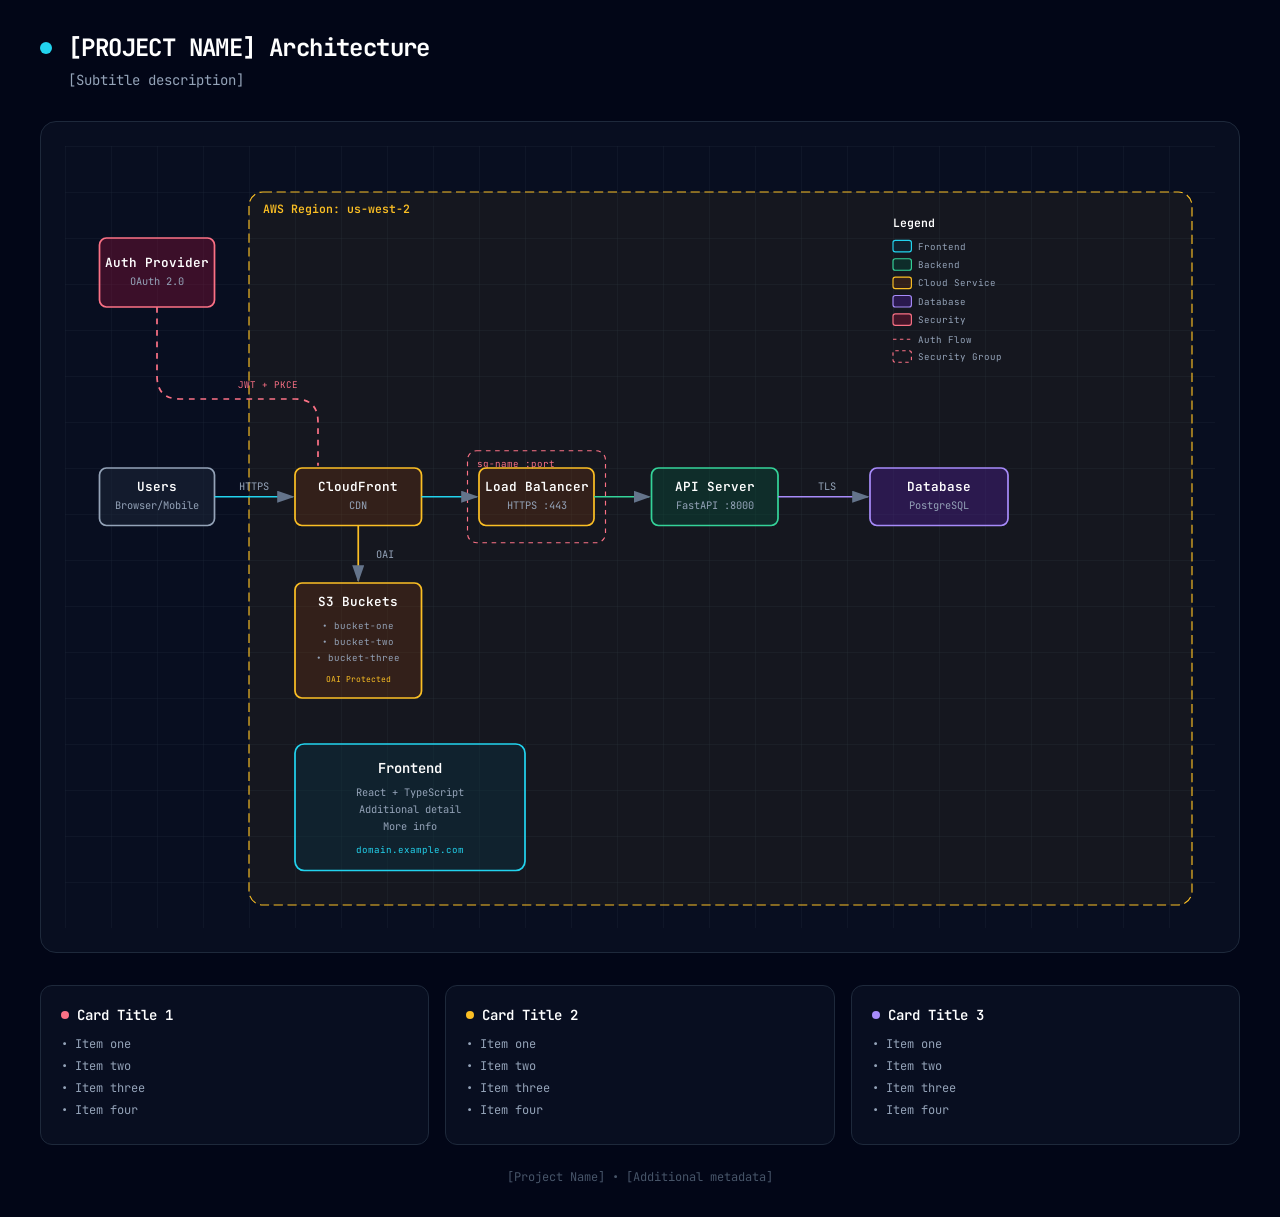
<file: skills/architecture-diagram/templates/template.html>
<!DOCTYPE html>
<html lang="en">
<head>
  <meta charset="UTF-8">
  <meta name="viewport" content="width=device-width, initial-scale=1.0">
  <title>[PROJECT NAME] Architecture Diagram</title>
  <link href="https://fonts.googleapis.com/css2?family=JetBrains+Mono:wght@400;500;600;700&display=swap" rel="stylesheet">
  <style>
    * {
      margin: 0;
      padding: 0;
      box-sizing: border-box;
    }
    
    body {
      font-family: 'JetBrains Mono', monospace;
      background: #020617;
      min-height: 100vh;
      padding: 2rem;
      color: white;
    }
    
    .container {
      max-width: 1200px;
      margin: 0 auto;
    }
    
    .header {
      margin-bottom: 2rem;
    }
    
    .header-row {
      display: flex;
      align-items: center;
      gap: 1rem;
      margin-bottom: 0.5rem;
    }
    
    .pulse-dot {
      width: 12px;
      height: 12px;
      background: #22d3ee;
      border-radius: 50%;
      animation: pulse 2s infinite;
    }
    
    @keyframes pulse {
      0%, 100% { opacity: 1; }
      50% { opacity: 0.5; }
    }
    
    h1 {
      font-size: 1.5rem;
      font-weight: 700;
      letter-spacing: -0.025em;
    }
    
    .subtitle {
      color: #94a3b8;
      font-size: 0.875rem;
      margin-left: 1.75rem;
    }
    
    .diagram-container {
      background: rgba(15, 23, 42, 0.5);
      border-radius: 1rem;
      border: 1px solid #1e293b;
      padding: 1.5rem;
      overflow-x: auto;
    }
    
    svg {
      width: 100%;
      min-width: 900px;
      display: block;
    }
    
    .cards {
      display: grid;
      grid-template-columns: repeat(auto-fit, minmax(280px, 1fr));
      gap: 1rem;
      margin-top: 2rem;
    }
    
    .card {
      background: rgba(15, 23, 42, 0.5);
      border-radius: 0.75rem;
      border: 1px solid #1e293b;
      padding: 1.25rem;
    }
    
    .card-header {
      display: flex;
      align-items: center;
      gap: 0.5rem;
      margin-bottom: 0.75rem;
    }
    
    .card-dot {
      width: 8px;
      height: 8px;
      border-radius: 50%;
    }
    
    .card-dot.cyan { background: #22d3ee; }
    .card-dot.emerald { background: #34d399; }
    .card-dot.violet { background: #a78bfa; }
    .card-dot.amber { background: #fbbf24; }
    .card-dot.rose { background: #fb7185; }
    
    .card h3 {
      font-size: 0.875rem;
      font-weight: 600;
    }
    
    .card ul {
      list-style: none;
      color: #94a3b8;
      font-size: 0.75rem;
    }
    
    .card li {
      margin-bottom: 0.375rem;
    }
    
    .footer {
      text-align: center;
      margin-top: 1.5rem;
      color: #475569;
      font-size: 0.75rem;
    }
  </style>
</head>
<body>
  <div class="container">
    <!-- Header -->
    <div class="header">
      <div class="header-row">
        <div class="pulse-dot"></div>
        <h1>[PROJECT NAME] Architecture</h1>
      </div>
      <p class="subtitle">[Subtitle description]</p>
    </div>

    <!-- Main Diagram -->
    <div class="diagram-container">
      <svg viewBox="0 0 1000 680">
        <!-- Definitions -->
        <defs>
          <marker id="arrowhead" markerWidth="10" markerHeight="7" refX="9" refY="3.5" orient="auto">
            <polygon points="0 0, 10 3.5, 0 7" fill="#64748b" />
          </marker>
          <pattern id="grid" width="40" height="40" patternUnits="userSpaceOnUse">
            <path d="M 40 0 L 0 0 0 40" fill="none" stroke="#1e293b" stroke-width="0.5"/>
          </pattern>
        </defs>

        <!-- Background Grid -->
        <rect width="100%" height="100%" fill="url(#grid)" />

        <!-- =================================================================
             COMPONENT EXAMPLES - Copy and customize these patterns
             ================================================================= -->

        <!-- External/Generic Component -->
        <rect x="30" y="280" width="100" height="50" rx="6" fill="rgba(30, 41, 59, 0.5)" stroke="#94a3b8" stroke-width="1.5"/>
        <text x="80" y="300" fill="white" font-size="11" font-weight="600" text-anchor="middle">Users</text>
        <text x="80" y="316" fill="#94a3b8" font-size="9" text-anchor="middle">Browser/Mobile</text>

        <!-- Security Component -->
        <rect x="30" y="80" width="100" height="60" rx="6" fill="rgba(136, 19, 55, 0.4)" stroke="#fb7185" stroke-width="1.5"/>
        <text x="80" y="105" fill="white" font-size="11" font-weight="600" text-anchor="middle">Auth Provider</text>
        <text x="80" y="121" fill="#94a3b8" font-size="9" text-anchor="middle">OAuth 2.0</text>

        <!-- Region/Cloud Boundary -->
        <rect x="160" y="40" width="820" height="620" rx="12" fill="rgba(251, 191, 36, 0.05)" stroke="#fbbf24" stroke-width="1" stroke-dasharray="8,4"/>
        <text x="172" y="58" fill="#fbbf24" font-size="10" font-weight="600">AWS Region: us-west-2</text>

        <!-- AWS/Cloud Service -->
        <rect x="200" y="280" width="110" height="50" rx="6" fill="rgba(120, 53, 15, 0.3)" stroke="#fbbf24" stroke-width="1.5"/>
        <text x="255" y="300" fill="white" font-size="11" font-weight="600" text-anchor="middle">CloudFront</text>
        <text x="255" y="316" fill="#94a3b8" font-size="9" text-anchor="middle">CDN</text>

        <!-- Multi-line AWS Component (S3 Buckets example) -->
        <rect x="200" y="380" width="110" height="100" rx="6" fill="rgba(120, 53, 15, 0.3)" stroke="#fbbf24" stroke-width="1.5"/>
        <text x="255" y="400" fill="white" font-size="11" font-weight="600" text-anchor="middle">S3 Buckets</text>
        <text x="255" y="420" fill="#94a3b8" font-size="8" text-anchor="middle">• bucket-one</text>
        <text x="255" y="434" fill="#94a3b8" font-size="8" text-anchor="middle">• bucket-two</text>
        <text x="255" y="448" fill="#94a3b8" font-size="8" text-anchor="middle">• bucket-three</text>
        <text x="255" y="466" fill="#fbbf24" font-size="7" text-anchor="middle">OAI Protected</text>

        <!-- Security Group (dashed boundary) -->
        <rect x="350" y="265" width="120" height="80" rx="8" fill="transparent" stroke="#fb7185" stroke-width="1" stroke-dasharray="4,4"/>
        <text x="358" y="279" fill="#fb7185" font-size="8">sg-name :port</text>
        
        <!-- Component inside security group -->
        <rect x="360" y="280" width="100" height="50" rx="6" fill="rgba(120, 53, 15, 0.3)" stroke="#fbbf24" stroke-width="1.5"/>
        <text x="410" y="300" fill="white" font-size="11" font-weight="600" text-anchor="middle">Load Balancer</text>
        <text x="410" y="316" fill="#94a3b8" font-size="9" text-anchor="middle">HTTPS :443</text>

        <!-- Backend Component -->
        <rect x="510" y="280" width="110" height="50" rx="6" fill="rgba(6, 78, 59, 0.4)" stroke="#34d399" stroke-width="1.5"/>
        <text x="565" y="300" fill="white" font-size="11" font-weight="600" text-anchor="middle">API Server</text>
        <text x="565" y="316" fill="#94a3b8" font-size="9" text-anchor="middle">FastAPI :8000</text>

        <!-- Database Component -->
        <rect x="700" y="280" width="120" height="50" rx="6" fill="rgba(76, 29, 149, 0.4)" stroke="#a78bfa" stroke-width="1.5"/>
        <text x="760" y="300" fill="white" font-size="11" font-weight="600" text-anchor="middle">Database</text>
        <text x="760" y="316" fill="#94a3b8" font-size="9" text-anchor="middle">PostgreSQL</text>

        <!-- Frontend Component -->
        <rect x="200" y="520" width="200" height="110" rx="8" fill="rgba(8, 51, 68, 0.4)" stroke="#22d3ee" stroke-width="1.5"/>
        <text x="300" y="545" fill="white" font-size="12" font-weight="600" text-anchor="middle">Frontend</text>
        <text x="300" y="565" fill="#94a3b8" font-size="9" text-anchor="middle">React + TypeScript</text>
        <text x="300" y="580" fill="#94a3b8" font-size="9" text-anchor="middle">Additional detail</text>
        <text x="300" y="595" fill="#94a3b8" font-size="9" text-anchor="middle">More info</text>
        <text x="300" y="615" fill="#22d3ee" font-size="8" text-anchor="middle">domain.example.com</text>

        <!-- =================================================================
             ARROW EXAMPLES
             ================================================================= -->

        <!-- Standard arrow with label -->
        <line x1="130" y1="305" x2="198" y2="305" stroke="#22d3ee" stroke-width="1.5" marker-end="url(#arrowhead)"/>
        <text x="164" y="299" fill="#94a3b8" font-size="9" text-anchor="middle">HTTPS</text>
        
        <!-- Simple arrow (no label) -->
        <line x1="310" y1="305" x2="358" y2="305" stroke="#22d3ee" stroke-width="1.5" marker-end="url(#arrowhead)"/>
        
        <!-- Vertical arrow -->
        <line x1="255" y1="330" x2="255" y2="378" stroke="#fbbf24" stroke-width="1.5" marker-end="url(#arrowhead)"/>
        <text x="270" y="358" fill="#94a3b8" font-size="9">OAI</text>
        
        <!-- Dashed arrow (for auth/security flows) -->
        <line x1="460" y1="305" x2="508" y2="305" stroke="#34d399" stroke-width="1.5" marker-end="url(#arrowhead)"/>
        <line x1="620" y1="305" x2="698" y2="305" stroke="#a78bfa" stroke-width="1.5" marker-end="url(#arrowhead)"/>
        <text x="655" y="299" fill="#94a3b8" font-size="9">TLS</text>

        <!-- Curved path for auth flow -->
        <path d="M 80 140 L 80 200 Q 80 220 100 220 L 200 220 Q 220 220 220 240 L 220 278" fill="none" stroke="#fb7185" stroke-width="1.5" stroke-dasharray="5,5"/>
        <text x="150" y="210" fill="#fb7185" font-size="8">JWT + PKCE</text>

        <!-- =================================================================
             LEGEND
             ================================================================= -->
        <text x="720" y="70" fill="white" font-size="10" font-weight="600">Legend</text>
        
        <rect x="720" y="82" width="16" height="10" rx="2" fill="rgba(8, 51, 68, 0.4)" stroke="#22d3ee" stroke-width="1"/>
        <text x="742" y="90" fill="#94a3b8" font-size="8">Frontend</text>
        
        <rect x="720" y="98" width="16" height="10" rx="2" fill="rgba(6, 78, 59, 0.4)" stroke="#34d399" stroke-width="1"/>
        <text x="742" y="106" fill="#94a3b8" font-size="8">Backend</text>
        
        <rect x="720" y="114" width="16" height="10" rx="2" fill="rgba(120, 53, 15, 0.3)" stroke="#fbbf24" stroke-width="1"/>
        <text x="742" y="122" fill="#94a3b8" font-size="8">Cloud Service</text>
        
        <rect x="720" y="130" width="16" height="10" rx="2" fill="rgba(76, 29, 149, 0.4)" stroke="#a78bfa" stroke-width="1"/>
        <text x="742" y="138" fill="#94a3b8" font-size="8">Database</text>
        
        <rect x="720" y="146" width="16" height="10" rx="2" fill="rgba(136, 19, 55, 0.4)" stroke="#fb7185" stroke-width="1"/>
        <text x="742" y="154" fill="#94a3b8" font-size="8">Security</text>
        
        <line x1="720" y1="168" x2="736" y2="168" stroke="#fb7185" stroke-width="1" stroke-dasharray="3,3"/>
        <text x="742" y="171" fill="#94a3b8" font-size="8">Auth Flow</text>
        
        <rect x="720" y="178" width="16" height="10" rx="2" fill="transparent" stroke="#fb7185" stroke-width="1" stroke-dasharray="3,3"/>
        <text x="742" y="186" fill="#94a3b8" font-size="8">Security Group</text>
      </svg>
    </div>

    <!-- Info Cards -->
    <div class="cards">
      <div class="card">
        <div class="card-header">
          <div class="card-dot rose"></div>
          <h3>Card Title 1</h3>
        </div>
        <ul>
          <li>• Item one</li>
          <li>• Item two</li>
          <li>• Item three</li>
          <li>• Item four</li>
        </ul>
      </div>

      <div class="card">
        <div class="card-header">
          <div class="card-dot amber"></div>
          <h3>Card Title 2</h3>
        </div>
        <ul>
          <li>• Item one</li>
          <li>• Item two</li>
          <li>• Item three</li>
          <li>• Item four</li>
        </ul>
      </div>

      <div class="card">
        <div class="card-header">
          <div class="card-dot violet"></div>
          <h3>Card Title 3</h3>
        </div>
        <ul>
          <li>• Item one</li>
          <li>• Item two</li>
          <li>• Item three</li>
          <li>• Item four</li>
        </ul>
      </div>
    </div>

    <!-- Footer -->
    <p class="footer">
      [Project Name] • [Additional metadata]
    </p>
  </div>
</body>
</html>
</file>
